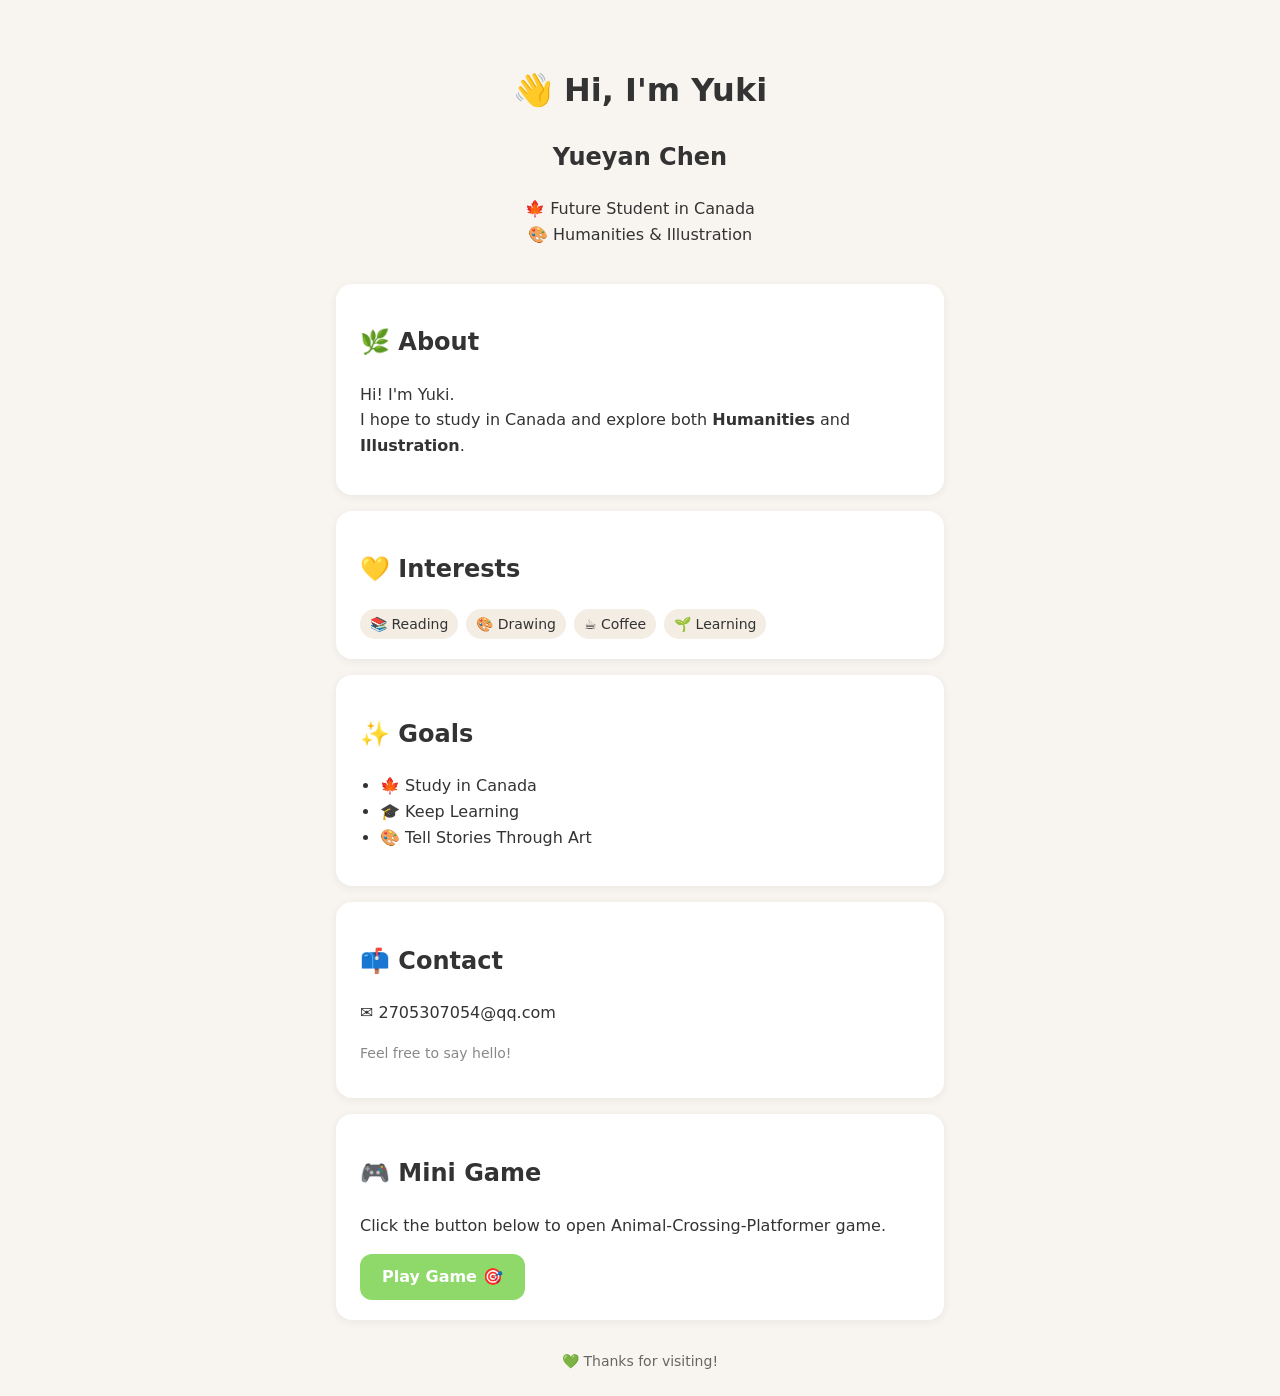
<file: index.html>
<!DOCTYPE html>
<html lang="en">
<head>
<meta charset="UTF-8">
<meta name="viewport" content="width=device-width, initial-scale=1.0">
<title>Yuki | Personal Homepage</title>
<style>
*{
  box-sizing: border-box;
}
body{
  margin:0;
  padding:24px 16px;
  font-family: system-ui, -apple-system, sans-serif;
  max-width:640px;
  margin:0 auto;
  background:#f8f5f0;
  color:#333;
  line-height:1.6;
}
.hero{
  text-align:center;
  padding:20px 0;
}
.card{
  background:#fff;
  padding:20px 24px;
  border-radius:16px;
  margin-bottom:16px;
  box-shadow: 0 2px 10px rgba(0,0,0,0.06);
}
.tags{
  display:flex;
  flex-wrap:wrap;
  gap:8px;
  margin-top:8px;
}
.tags span{
  background:#f3ede4;
  padding:4px 10px;
  border-radius:999px;
  font-size:14px;
}
ul{
  padding-left:20px;
}
footer{
  text-align:center;
  margin-top:30px;
  color:#666;
  font-size:14px;
}
a.game-link{
  display:inline-block;
  background:#8fd96a;
  color:white;
  padding:10px 22px;
  border-radius:12px;
  text-decoration:none;
  font-weight:bold;
  transition:0.2s;
}
a.game-link:hover{
  filter:brightness(1.08);
}
</style>
</head>
<body>

<header class="hero">
    <h1>👋 Hi, I'm Yuki</h1>
    <h2>Yueyan Chen</h2>
    <p>
        🍁 Future Student in Canada<br>
        🎨 Humanities & Illustration
    </p>
</header>
<section class="card">
    <h2>🌿 About</h2>
    <p>
        Hi! I'm Yuki.<br>
        I hope to study in Canada and explore both
        <b>Humanities</b> and <b>Illustration</b>.
    </p>
</section>
<section class="card">
    <h2>💛 Interests</h2>
    <div class="tags">
        <span>📚 Reading</span>
        <span>🎨 Drawing</span>
        <span>☕ Coffee</span>
        <span>🌱 Learning</span>
    </div>
</section>
<section class="card">
    <h2>✨ Goals</h2>
    <ul>
        <li>🍁 Study in Canada</li>
        <li>🎓 Keep Learning</li>
        <li>🎨 Tell Stories Through Art</li>
    </ul>
</section>
<section class="card">
    <h2>📫 Contact</h2>
    <p>
        ✉️ 2705307054@qq.com
    </p>
    <p style="font-size:14px;color:#888;">
        Feel free to say hello!
    </p>
</section>

<section class="card">
    <h2>🎮 Mini Game</h2>
    <p>Click the button below to open Animal‑Crossing‑Platformer game.</p>
    <a class="game-link" href="./animal-crossing-platformer/index.html" target="_blank">Play Game 🎯</a>
</section>


<footer>
    💚 Thanks for visiting!
</footer>

</body>
</html>
</file>
